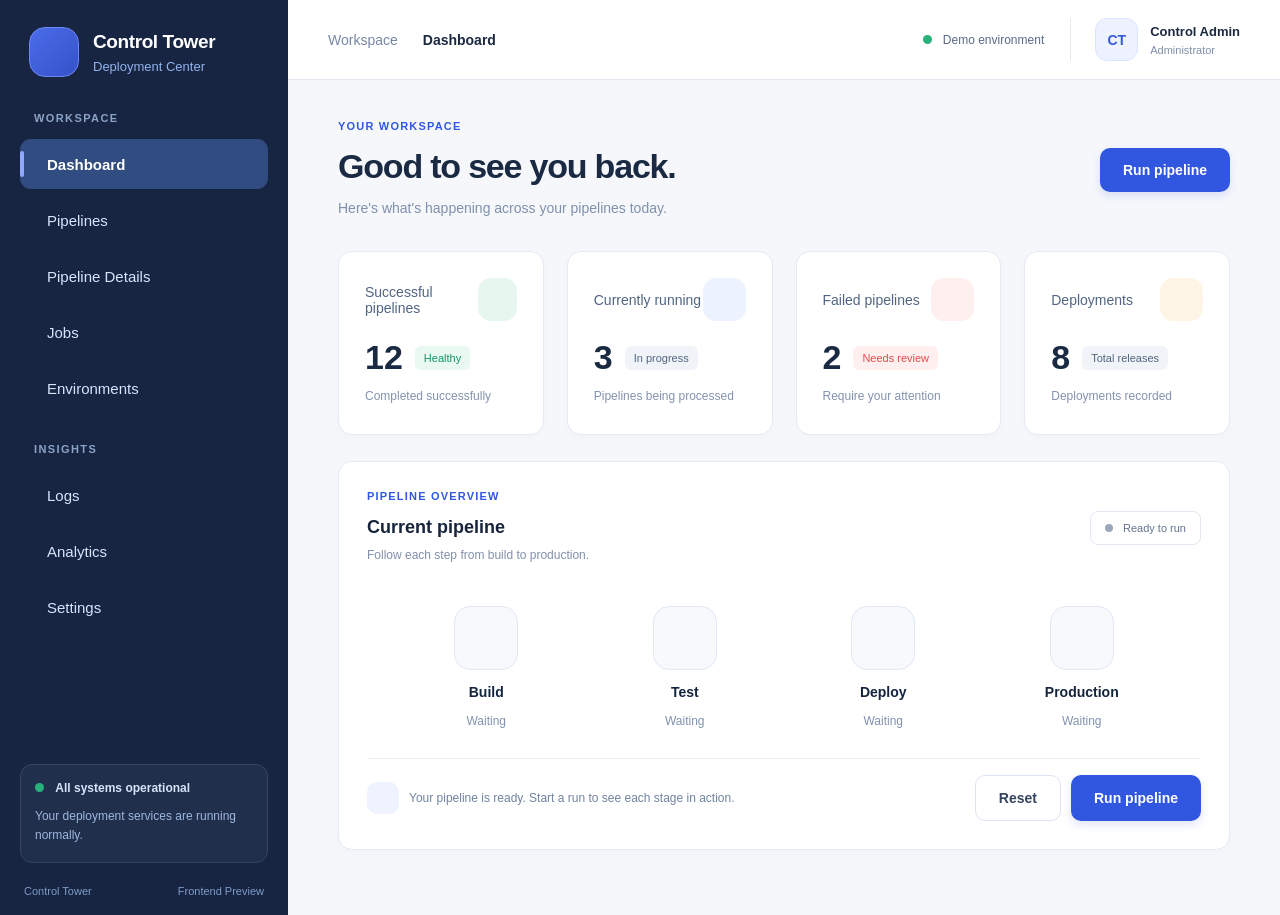
<file: pipeline/index.html>
<!DOCTYPE html>
<html lang="en">
<head>
    <meta charset="UTF-8">
    <meta name="viewport" content="width=device-width, initial-scale=1.0">
    <title>Control Tower | Dashboard</title>
    <link rel="stylesheet" href="style.css">
</head>
<body>
    <div class="app">

        <aside class="sidebar">
            <a class="brand" href="index.html">
                <span class="brand-icon"></span>
                <span>
                    <b>Control Tower</b>
                    <small>Deployment Center</small>
                </span>
            </a>

            <nav>
                <p class="nav-label">WORKSPACE</p>

                <a class="nav-link active" href="index.html">Dashboard</a>
                <a class="nav-link" href="pipelines.html">Pipelines</a>
                <a class="nav-link" href="pipeline-details.html">Pipeline Details</a>
                <a class="nav-link" href="jobs.html">Jobs</a>
                <a class="nav-link" href="environments.html">Environments</a>

                <p class="nav-label">INSIGHTS</p>

                <a class="nav-link" href="logs.html">Logs</a>
                <a class="nav-link" href="analytics.html">Analytics</a>
                <a class="nav-link" href="settings.html">Settings</a>
            </nav>

            <div class="system-card">
                <span class="green-dot"></span>
                <b>All systems operational</b>
                <p>Your deployment services are running normally.</p>
            </div>

            <div class="sidebar-footer">
                <span>Control Tower</span>
                <span>Frontend Preview</span>
            </div>
        </aside>

        <main class="main">

            <header class="topbar">
                <div>
                    <span>Workspace</span>
                    <b>Dashboard</b>
                </div>

                <div class="top-right">
                    <span class="demo">
                        <i></i>
                        Demo environment
                    </span>

                    <div class="admin">
                        <span class="avatar">CT</span>
                        <div>
                            <b>Control Admin</b>
                            <small>Administrator</small>
                        </div>
                    </div>
                </div>
            </header>

            <section class="content">

                <div class="welcome">
                    <div>
                        <p class="eyebrow">YOUR WORKSPACE</p>
                        <h1>Good to see you back.</h1>
                        <p class="muted">
                            Here's what's happening across your pipelines today.
                        </p>
                    </div>

                    <button class="primary" id="runPipeline">
                        Run pipeline
                    </button>
                </div>

                <div class="stats-grid">

                    <article class="stat-card">
                        <div class="stat-title">
                            Successful pipelines
                            <span class="stat-icon success"></span>
                        </div>

                        <div class="stat-number">
                            12
                            <span class="pill green">Healthy</span>
                        </div>

                        <p>Completed successfully</p>
                    </article>

                    <article class="stat-card">
                        <div class="stat-title">
                            Currently running
                            <span class="stat-icon blue"></span>
                        </div>

                        <div class="stat-number">
                            3
                            <span class="pill">In progress</span>
                        </div>

                        <p>Pipelines being processed</p>
                    </article>

                    <article class="stat-card">
                        <div class="stat-title">
                            Failed pipelines
                            <span class="stat-icon red"></span>
                        </div>

                        <div class="stat-number">
                            2
                            <span class="pill danger">Needs review</span>
                        </div>

                        <p>Require your attention</p>
                    </article>

                    <article class="stat-card">
                        <div class="stat-title">
                            Deployments
                            <span class="stat-icon yellow"></span>
                        </div>

                        <div class="stat-number">
                            8
                            <span class="pill">Total releases</span>
                        </div>

                        <p>Deployments recorded</p>
                    </article>

                </div>

                <section class="panel pipeline-overview">

                    <div class="panel-head">
                        <div>
                            <p class="eyebrow">PIPELINE OVERVIEW</p>
                            <h2>Current pipeline</h2>
                            <p class="muted">
                                Follow each step from build to production.
                            </p>
                        </div>

                        <span class="status-badge">
                            <i></i>
                            Ready to run
                        </span>
                    </div>

                    <div class="stages" id="stages">

                        <div class="stage">
                            <span class="stage-icon"></span>
                            <b>Build</b>
                            <small>Waiting</small>
                        </div>

                        <div class="stage">
                            <span class="stage-icon"></span>
                            <b>Test</b>
                            <small>Waiting</small>
                        </div>

                        <div class="stage">
                            <span class="stage-icon"></span>
                            <b>Deploy</b>
                            <small>Waiting</small>
                        </div>

                        <div class="stage">
                            <span class="stage-icon"></span>
                            <b>Production</b>
                            <small>Waiting</small>
                        </div>

                    </div>

                    <div class="panel-bottom">
                        <span class="mini-square"></span>

                        <p id="pipelineMessage">
                            Your pipeline is ready. Start a run to see each stage in action.
                        </p>

                        <div class="bottom-actions">
                            <button class="secondary" id="resetPipeline">
                                Reset
                            </button>

                            <button class="primary" id="runPipelineBottom">
                                Run pipeline
                            </button>
                        </div>
                    </div>

                </section>

            </section>
        </main>
    </div>

    <script src="script.js"></script>
</body>
</html>
</file>
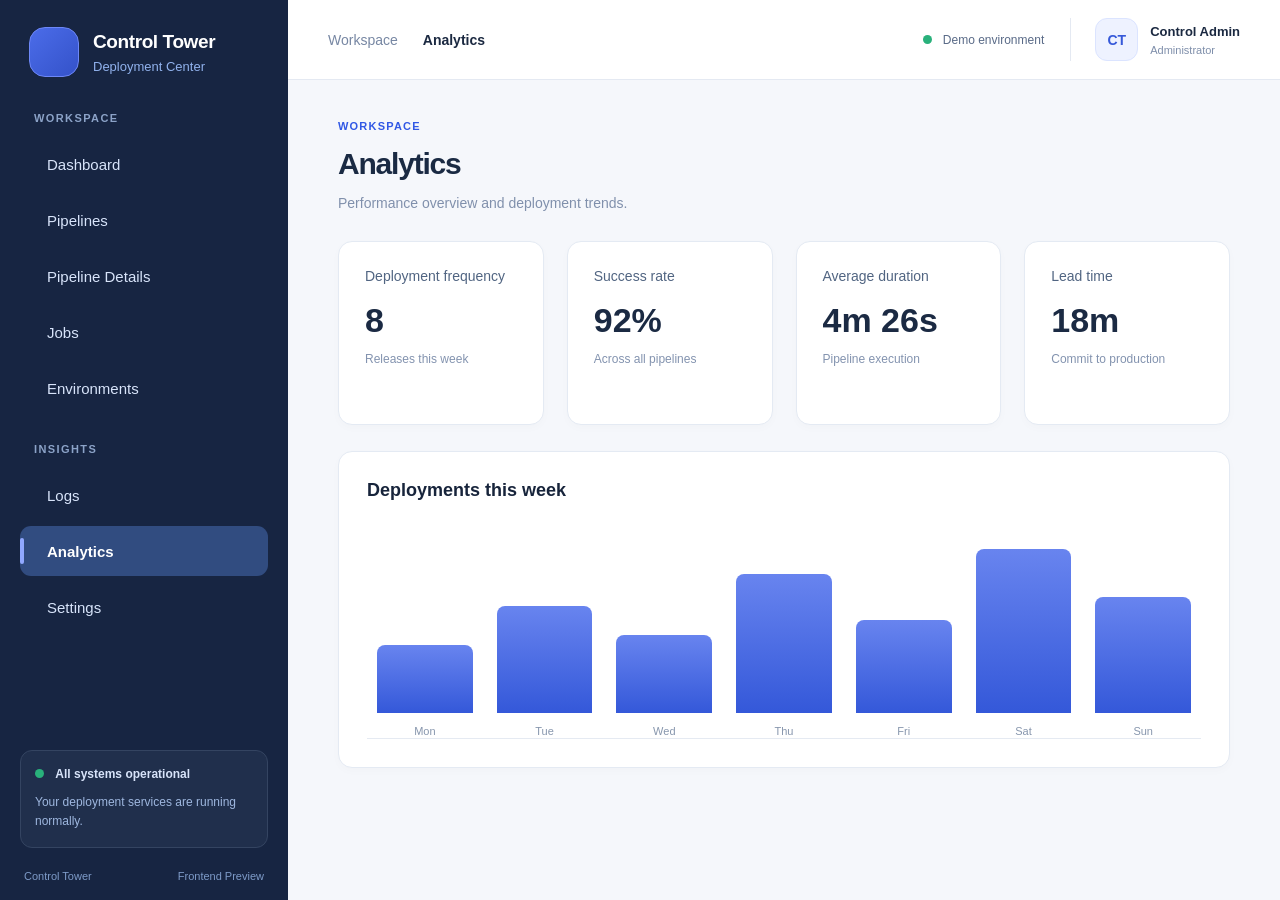
<file: pipeline/analytics.html>
<!doctype html>
<html lang="en">

<head>
    <meta charset="UTF-8">
    <meta name="viewport" content="width=device-width, initial-scale=1.0">
    <title>Control Tower | Analytics</title>

    <link rel="stylesheet" href="style.css">
</head>

<body>

    <div class="app">

        <!-- Sidebar -->
        <aside class="sidebar">

            <a class="brand" href="index.html">
                <span class="brand-icon"></span>

                <span>
                    <b>Control Tower</b>
                    <small>Deployment Center</small>
                </span>
            </a>

            <nav>

                <p class="nav-label">WORKSPACE</p>

                <a class="nav-link" href="index.html">Dashboard</a>
                <a class="nav-link" href="pipelines.html">Pipelines</a>
                <a class="nav-link" href="pipeline-details.html">Pipeline Details</a>
                <a class="nav-link" href="jobs.html">Jobs</a>
                <a class="nav-link" href="environments.html">Environments</a>

                <p class="nav-label">INSIGHTS</p>

                <a class="nav-link" href="logs.html">Logs</a>
                <a class="nav-link" href="analytics.html">Analytics</a>
                <a class="nav-link" href="settings.html">Settings</a>

            </nav>

            <div class="system-card">
                <span class="green-dot"></span>
                <b>All systems operational</b>

                <p>
                    Your deployment services are running normally.
                </p>
            </div>

            <div class="sidebar-footer">
                <span>Control Tower</span>
                <span>Frontend Preview</span>
            </div>

        </aside>

        <!-- Main Content -->
        <main class="main">

            <!-- Top Navigation -->
            <header class="topbar">

                <div>
                    <span>Workspace</span>
                    <b>Analytics</b>
                </div>

                <div class="top-right">

                    <span class="demo">
                        <i></i>
                        Demo environment
                    </span>

                    <div class="admin">

                        <span class="avatar">CT</span>

                        <div>
                            <b>Control Admin</b>
                            <small>Administrator</small>
                        </div>

                    </div>

                </div>

            </header>

            <!-- Analytics Content -->
            <section class="content">

                <!-- Page Heading -->
                <div class="welcome page-welcome">

                    <div>
                        <p class="eyebrow">WORKSPACE</p>

                        <h1>Analytics</h1>

                        <p class="muted">
                            Performance overview and deployment trends.
                        </p>
                    </div>

                </div>

                <!-- Statistics Cards -->
                <div class="stats-grid">

                    <article class="stat-card">

                        <div class="stat-title">
                            Deployment frequency
                        </div>

                        <div class="stat-number">
                            8
                        </div>

                        <p>Releases this week</p>

                    </article>

                    <article class="stat-card">

                        <div class="stat-title">
                            Success rate
                        </div>

                        <div class="stat-number">
                            92%
                        </div>

                        <p>Across all pipelines</p>

                    </article>

                    <article class="stat-card">

                        <div class="stat-title">
                            Average duration
                        </div>

                        <div class="stat-number">
                            4m 26s
                        </div>

                        <p>Pipeline execution</p>

                    </article>

                    <article class="stat-card">

                        <div class="stat-title">
                            Lead time
                        </div>

                        <div class="stat-number">
                            18m
                        </div>

                        <p>Commit to production</p>

                    </article>

                </div>

                <!-- Deployment Chart -->
                <div class="panel">

                    <h2>Deployments this week</h2>

                    <div class="chart">

                        <div class="bar" style="height: 38%">
                            <label>Mon</label>
                        </div>

                        <div class="bar" style="height: 60%">
                            <label>Tue</label>
                        </div>

                        <div class="bar" style="height: 44%">
                            <label>Wed</label>
                        </div>

                        <div class="bar" style="height: 78%">
                            <label>Thu</label>
                        </div>

                        <div class="bar" style="height: 52%">
                            <label>Fri</label>
                        </div>

                        <div class="bar" style="height: 92%">
                            <label>Sat</label>
                        </div>

                        <div class="bar" style="height: 65%">
                            <label>Sun</label>
                        </div>

                    </div>

                </div>

            </section>

        </main>

    </div>

    <script src="script.js"></script>

</body>

</html>
</file>
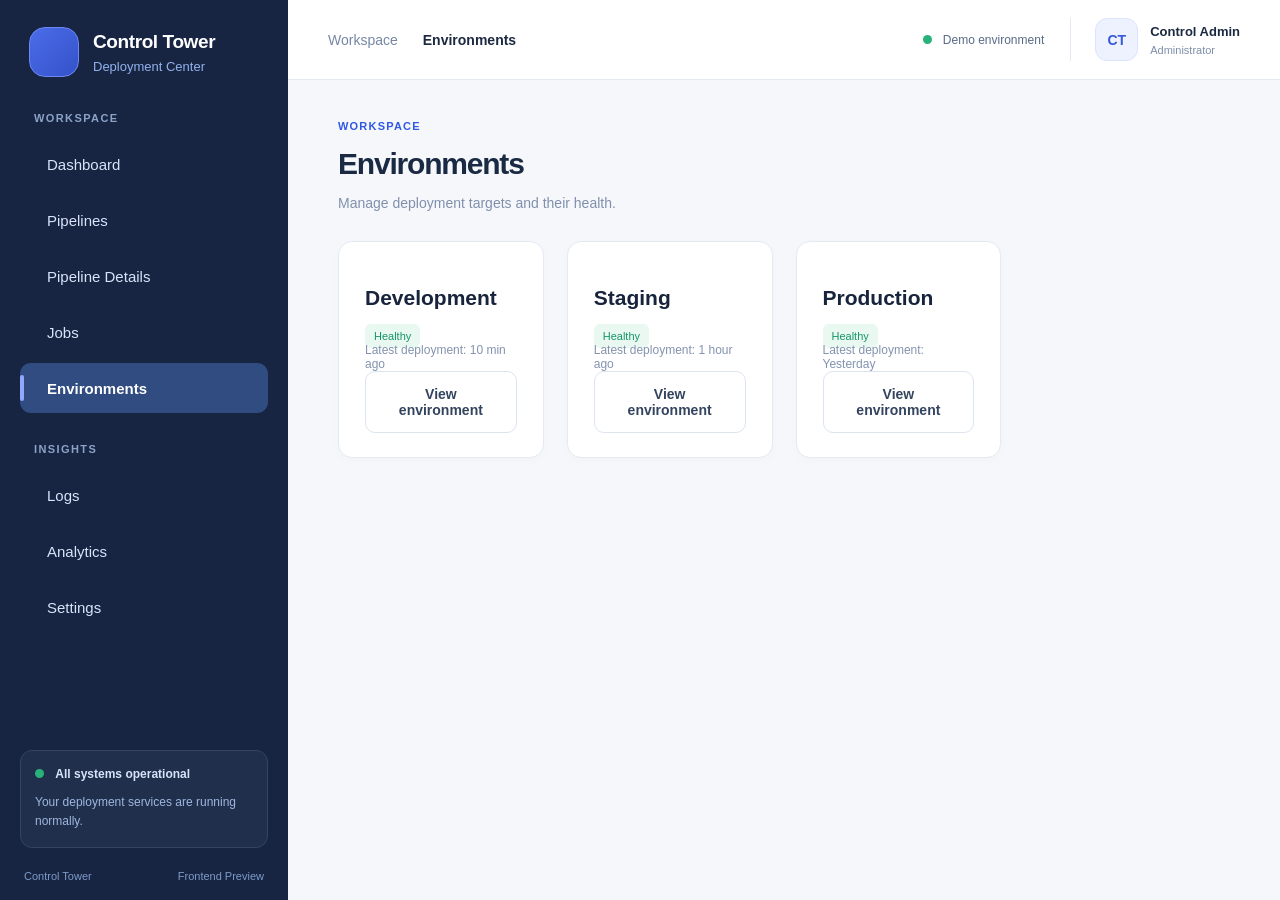
<file: pipeline/environments.html>
<!DOCTYPE html>
<html lang="en">
<head>
    <meta charset="UTF-8">
    <meta name="viewport" content="width=device-width, initial-scale=1.0">
    <title>Control Tower | Environments</title>
    <link rel="stylesheet" href="style.css">
</head>

<body>
    <div class="app">

        <!-- Sidebar -->
        <aside class="sidebar">

            <a class="brand" href="index.html">
                <span class="brand-icon"></span>

                <span>
                    <b>Control Tower</b>
                    <small>Deployment Center</small>
                </span>
            </a>

            <nav>
                <p class="nav-label">WORKSPACE</p>

                <a class="nav-link" href="index.html">Dashboard</a>
                <a class="nav-link" href="pipelines.html">Pipelines</a>
                <a class="nav-link" href="pipeline-details.html">Pipeline Details</a>
                <a class="nav-link" href="jobs.html">Jobs</a>
                <a class="nav-link" href="environments.html">Environments</a>

                <p class="nav-label">INSIGHTS</p>

                <a class="nav-link" href="logs.html">Logs</a>
                <a class="nav-link" href="analytics.html">Analytics</a>
                <a class="nav-link" href="settings.html">Settings</a>
            </nav>

            <div class="system-card">
                <span class="green-dot"></span>
                <b>All systems operational</b>

                <p>
                    Your deployment services are running normally.
                </p>
            </div>

            <div class="sidebar-footer">
                <span>Control Tower</span>
                <span>Frontend Preview</span>
            </div>

        </aside>

        <!-- Main Content -->
        <main class="main">

            <!-- Top Header -->
            <header class="topbar">

                <div>
                    <span>Workspace</span>
                    <b>Environments</b>
                </div>

                <div class="top-right">

                    <span class="demo">
                        <i></i>
                        Demo environment
                    </span>

                    <div class="admin">

                        <span class="avatar">CT</span>

                        <div>
                            <b>Control Admin</b>
                            <small>Administrator</small>
                        </div>

                    </div>

                </div>

            </header>

            <!-- Page Content -->
            <section class="content">

                <div class="welcome page-welcome">

                    <div>
                        <p class="eyebrow">WORKSPACE</p>

                        <h1>Environments</h1>

                        <p class="muted">
                            Manage deployment targets and their health.
                        </p>
                    </div>

                </div>

                <!-- Environment Cards -->
                <div class="stats-grid">

                    <!-- Development -->
                    <article class="stat-card">

                        <h2>Development</h2>

                        <span class="pill green">
                            Healthy
                        </span>

                        <p>
                            Latest deployment: 10 min ago
                        </p>

                        <button class="secondary">
                            View environment
                        </button>

                    </article>

                    <!-- Staging -->
                    <article class="stat-card">

                        <h2>Staging</h2>

                        <span class="pill green">
                            Healthy
                        </span>

                        <p>
                            Latest deployment: 1 hour ago
                        </p>

                        <button class="secondary">
                            View environment
                        </button>

                    </article>

                    <!-- Production -->
                    <article class="stat-card">

                        <h2>Production</h2>

                        <span class="pill green">
                            Healthy
                        </span>

                        <p>
                            Latest deployment: Yesterday
                        </p>

                        <button class="secondary">
                            View environment
                        </button>

                    </article>

                </div>

            </section>

        </main>

    </div>

    <script src="script.js"></script>
</body>
</html>
</file>
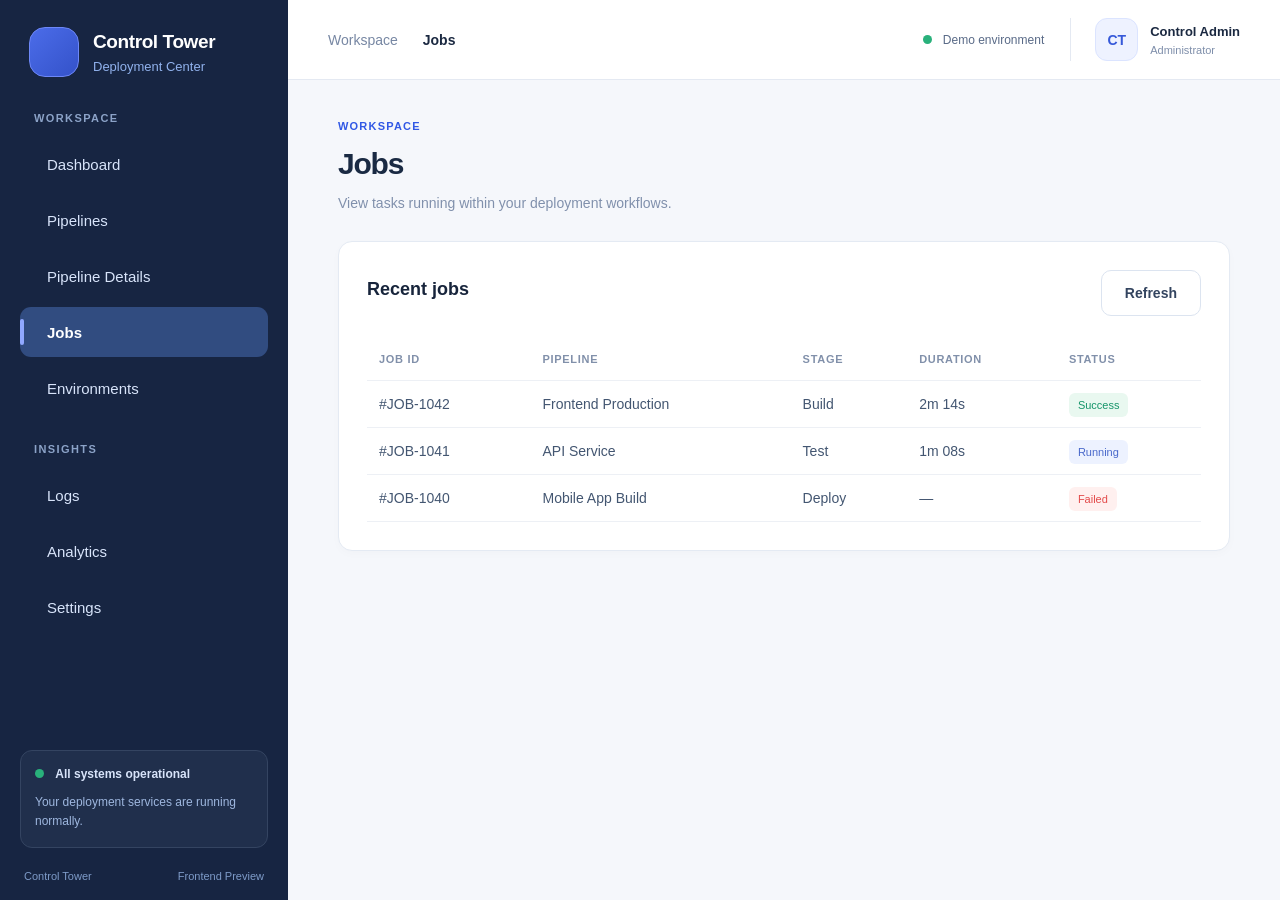
<file: pipeline/jobs.html>
<!DOCTYPE html>
<html lang="en">

<head>
    <meta charset="UTF-8">
    <meta name="viewport" content="width=device-width, initial-scale=1.0">
    <title>Control Tower | Jobs</title>
    <link rel="stylesheet" href="style.css">
</head>

<body>

    <div class="app">

        <!-- Sidebar -->
        <aside class="sidebar">

            <a class="brand" href="index.html">
                <span class="brand-icon"></span>

                <span>
                    <b>Control Tower</b>
                    <small>Deployment Center</small>
                </span>
            </a>

            <nav>

                <p class="nav-label">WORKSPACE</p>

                <a class="nav-link" href="index.html">Dashboard</a>
                <a class="nav-link" href="pipelines.html">Pipelines</a>
                <a class="nav-link" href="pipeline-details.html">Pipeline Details</a>
                <a class="nav-link" href="jobs.html">Jobs</a>
                <a class="nav-link" href="environments.html">Environments</a>

                <p class="nav-label">INSIGHTS</p>

                <a class="nav-link" href="logs.html">Logs</a>
                <a class="nav-link" href="analytics.html">Analytics</a>
                <a class="nav-link" href="settings.html">Settings</a>

            </nav>

            <!-- System Status -->
            <div class="system-card">

                <span class="green-dot"></span>
                <b>All systems operational</b>

                <p>
                    Your deployment services are running normally.
                </p>

            </div>

            <!-- Sidebar Footer -->
            <div class="sidebar-footer">

                <span>Control Tower</span>
                <span>Frontend Preview</span>

            </div>

        </aside>

        <!-- Main Content -->
        <main class="main">

            <!-- Top Header -->
            <header class="topbar">

                <div>
                    <span>Workspace</span>
                    <b>Jobs</b>
                </div>

                <div class="top-right">

                    <span class="demo">
                        <i></i>
                        Demo environment
                    </span>

                    <div class="admin">

                        <span class="avatar">CT</span>

                        <div>
                            <b>Control Admin</b>
                            <small>Administrator</small>
                        </div>

                    </div>

                </div>

            </header>

            <!-- Page Content -->
            <section class="content">

                <!-- Welcome Section -->
                <div class="welcome page-welcome">

                    <div>
                        <p class="eyebrow">WORKSPACE</p>

                        <h1>Jobs</h1>

                        <p class="muted">
                            View tasks running within your deployment workflows.
                        </p>
                    </div>

                </div>

                <!-- Recent Jobs Panel -->
                <div class="panel">

                    <div class="table-head">

                        <h2>Recent jobs</h2>

                        <button class="secondary" id="refreshJobs">
                            Refresh
                        </button>

                    </div>

                    <!-- Jobs Table -->
                    <div class="table-wrap">

                        <table>

                            <thead>
                                <tr>
                                    <th>Job ID</th>
                                    <th>Pipeline</th>
                                    <th>Stage</th>
                                    <th>Duration</th>
                                    <th>Status</th>
                                </tr>
                            </thead>

                            <tbody>

                                <!-- Job 1 -->
                                <tr>
                                    <td>#JOB-1042</td>
                                    <td>Frontend Production</td>
                                    <td>Build</td>
                                    <td>2m 14s</td>
                                    <td>
                                        <span class="pill green">
                                            Success
                                        </span>
                                    </td>
                                </tr>

                                <!-- Job 2 -->
                                <tr>
                                    <td>#JOB-1041</td>
                                    <td>API Service</td>
                                    <td>Test</td>
                                    <td>1m 08s</td>
                                    <td>
                                        <span class="pill blue">
                                            Running
                                        </span>
                                    </td>
                                </tr>

                                <!-- Job 3 -->
                                <tr>
                                    <td>#JOB-1040</td>
                                    <td>Mobile App Build</td>
                                    <td>Deploy</td>
                                    <td>—</td>
                                    <td>
                                        <span class="pill danger">
                                            Failed
                                        </span>
                                    </td>
                                </tr>

                            </tbody>

                        </table>

                    </div>

                </div>

            </section>

        </main>

    </div>

    <!-- JavaScript -->
    <script src="script.js"></script>

</body>
</html>
</file>
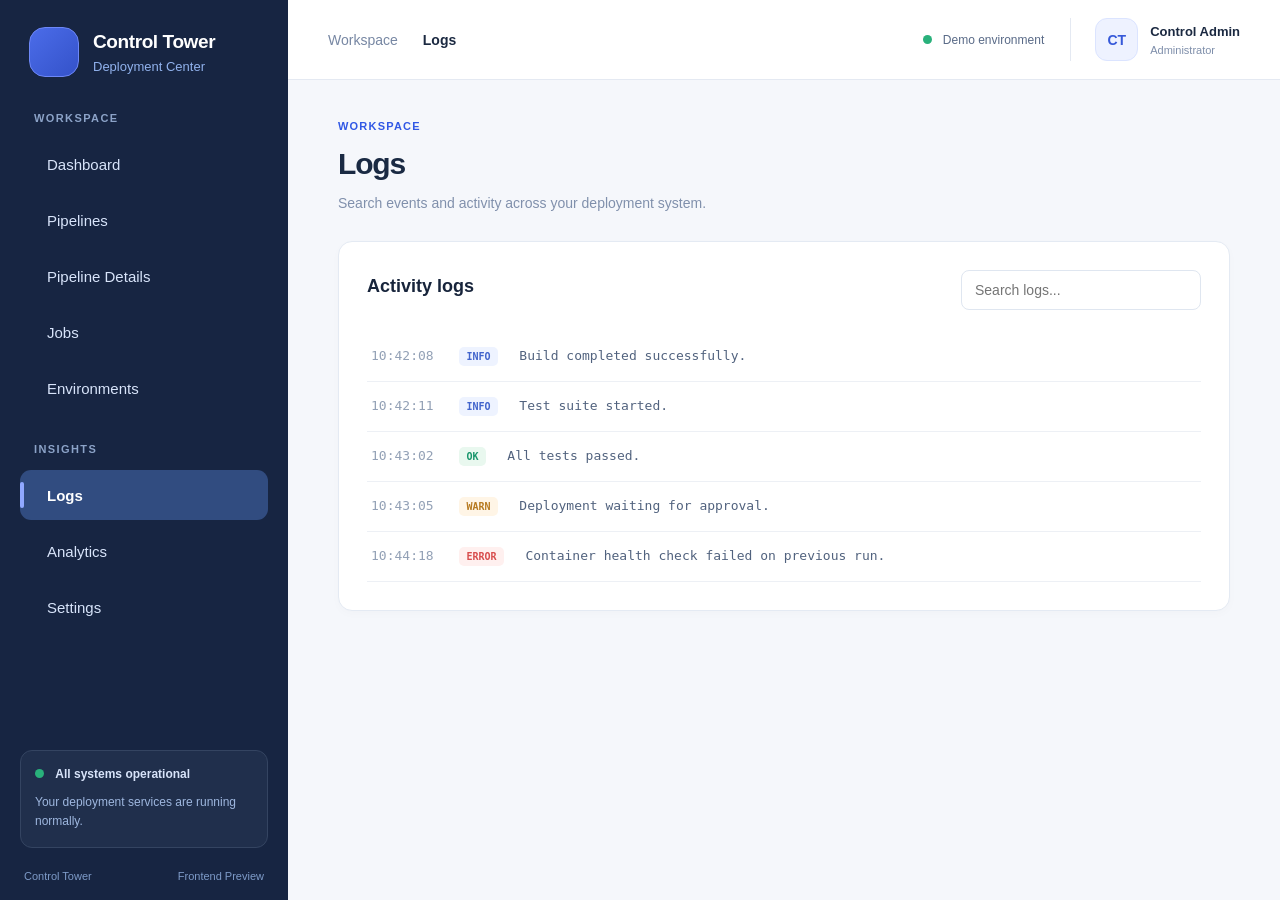
<file: pipeline/logs.html>
<!DOCTYPE html>
<html lang="en">

<head>
    <meta charset="UTF-8">
    <meta name="viewport" content="width=device-width, initial-scale=1.0">
    <title>Control Tower | Logs</title>
    <link rel="stylesheet" href="style.css">
</head>

<body>

    <div class="app">

        <!-- Sidebar -->
        <aside class="sidebar">

            <a class="brand" href="index.html">
                <span class="brand-icon"></span>

                <span>
                    <b>Control Tower</b>
                    <small>Deployment Center</small>
                </span>
            </a>

            <nav>

                <p class="nav-label">WORKSPACE</p>

                <a class="nav-link" href="index.html">Dashboard</a>
                <a class="nav-link" href="pipelines.html">Pipelines</a>
                <a class="nav-link" href="pipeline-details.html">Pipeline Details</a>
                <a class="nav-link" href="jobs.html">Jobs</a>
                <a class="nav-link" href="environments.html">Environments</a>

                <p class="nav-label">INSIGHTS</p>

                <a class="nav-link" href="logs.html">Logs</a>
                <a class="nav-link" href="analytics.html">Analytics</a>
                <a class="nav-link" href="settings.html">Settings</a>

            </nav>

            <!-- System Status -->
            <div class="system-card">

                <span class="green-dot"></span>
                <b>All systems operational</b>

                <p>
                    Your deployment services are running normally.
                </p>

            </div>

            <!-- Sidebar Footer -->
            <div class="sidebar-footer">
                <span>Control Tower</span>
                <span>Frontend Preview</span>
            </div>

        </aside>

        <!-- Main Content -->
        <main class="main">

            <!-- Top Header -->
            <header class="topbar">

                <div>
                    <span>Workspace</span>
                    <b>Logs</b>
                </div>

                <div class="top-right">

                    <span class="demo">
                        <i></i>
                        Demo environment
                    </span>

                    <div class="admin">

                        <span class="avatar">CT</span>

                        <div>
                            <b>Control Admin</b>
                            <small>Administrator</small>
                        </div>

                    </div>

                </div>

            </header>

            <!-- Page Content -->
            <section class="content">

                <!-- Welcome Section -->
                <div class="welcome page-welcome">

                    <div>
                        <p class="eyebrow">WORKSPACE</p>

                        <h1>Logs</h1>

                        <p class="muted">
                            Search events and activity across your deployment system.
                        </p>
                    </div>

                </div>

                <!-- Activity Logs Panel -->
                <div class="panel">

                    <div class="table-head">

                        <h2>Activity logs</h2>

                        <input
                            id="logSearch"
                            placeholder="Search logs..."
                        >

                    </div>

                    <!-- Log List -->
                    <div class="log-list" id="logList">

                        <p>
                            <time>10:42:08</time>
                            <span class="log-level info">INFO</span>
                            Build completed successfully.
                        </p>

                        <p>
                            <time>10:42:11</time>
                            <span class="log-level info">INFO</span>
                            Test suite started.
                        </p>

                        <p>
                            <time>10:43:02</time>
                            <span class="log-level success">OK</span>
                            All tests passed.
                        </p>

                        <p>
                            <time>10:43:05</time>
                            <span class="log-level warning">WARN</span>
                            Deployment waiting for approval.
                        </p>

                        <p>
                            <time>10:44:18</time>
                            <span class="log-level error">ERROR</span>
                            Container health check failed on previous run.
                        </p>

                    </div>

                </div>

            </section>

        </main>

    </div>

    <!-- JavaScript -->
    <script src="script.js"></script>

</body>
</html>
</file>
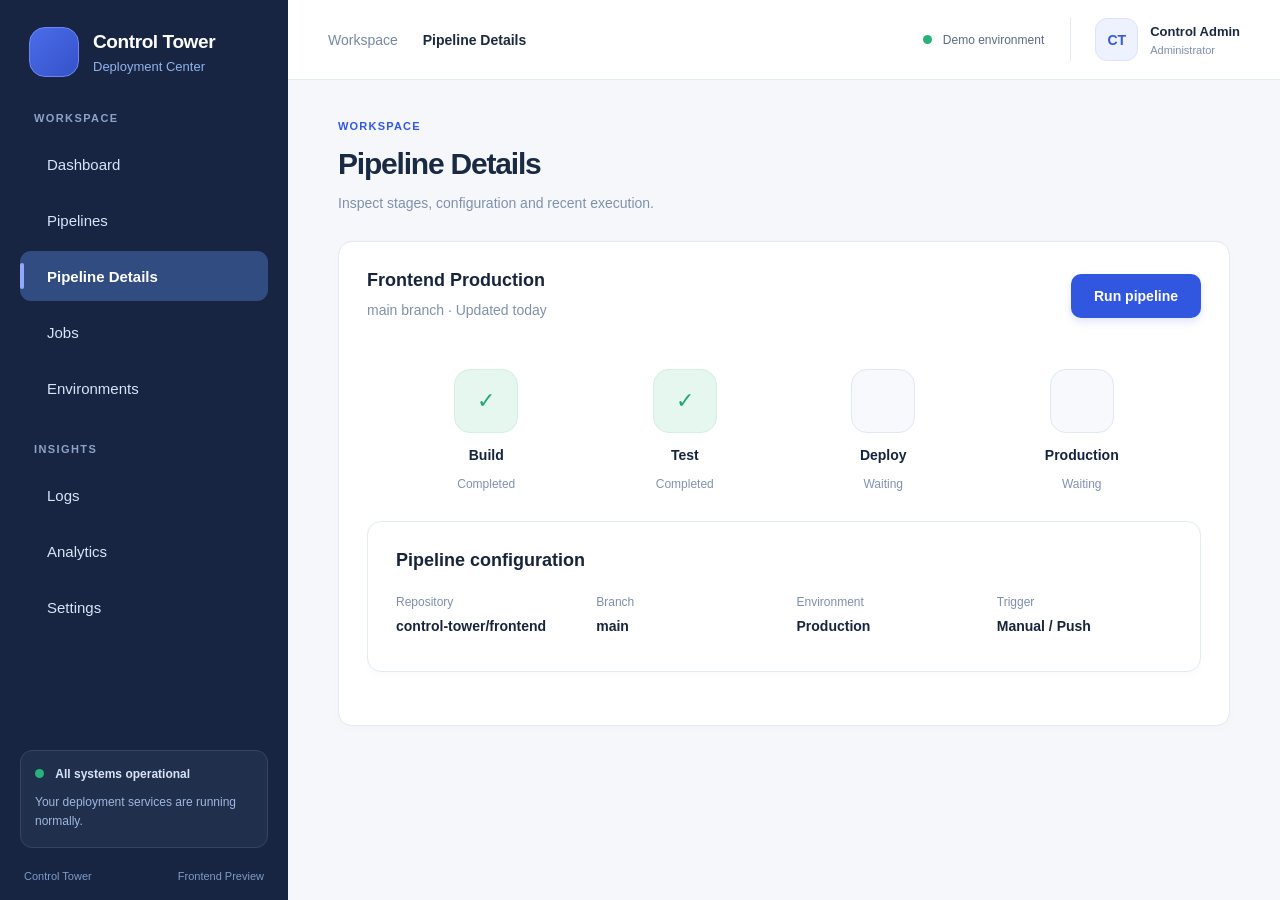
<file: pipeline/pipeline-details.html>
<!DOCTYPE html>
<html lang="en">

<head>
    <meta charset="UTF-8">
    <meta name="viewport" content="width=device-width, initial-scale=1.0">
    <title>Control Tower | Pipeline Details</title>
    <link rel="stylesheet" href="style.css">
</head>

<body>

    <div class="app">

        <!-- Sidebar -->
        <aside class="sidebar">

            <a class="brand" href="index.html">
                <span class="brand-icon"></span>

                <span>
                    <b>Control Tower</b>
                    <small>Deployment Center</small>
                </span>
            </a>

            <nav>

                <p class="nav-label">WORKSPACE</p>

                <a class="nav-link" href="index.html">Dashboard</a>
                <a class="nav-link" href="pipelines.html">Pipelines</a>
                <a class="nav-link" href="pipeline-details.html">Pipeline Details</a>
                <a class="nav-link" href="jobs.html">Jobs</a>
                <a class="nav-link" href="environments.html">Environments</a>

                <p class="nav-label">INSIGHTS</p>

                <a class="nav-link" href="logs.html">Logs</a>
                <a class="nav-link" href="analytics.html">Analytics</a>
                <a class="nav-link" href="settings.html">Settings</a>

            </nav>

            <!-- System Status -->
            <div class="system-card">

                <span class="green-dot"></span>
                <b>All systems operational</b>

                <p>
                    Your deployment services are running normally.
                </p>

            </div>

            <!-- Sidebar Footer -->
            <div class="sidebar-footer">

                <span>Control Tower</span>
                <span>Frontend Preview</span>

            </div>

        </aside>

        <!-- Main Content -->
        <main class="main">

            <!-- Top Header -->
            <header class="topbar">

                <div>
                    <span>Workspace</span>
                    <b>Pipeline Details</b>
                </div>

                <div class="top-right">

                    <span class="demo">
                        <i></i>
                        Demo environment
                    </span>

                    <div class="admin">

                        <span class="avatar">CT</span>

                        <div>
                            <b>Control Admin</b>
                            <small>Administrator</small>
                        </div>

                    </div>

                </div>

            </header>

            <!-- Page Content -->
            <section class="content">

                <!-- Welcome Section -->
                <div class="welcome page-welcome">

                    <div>
                        <p class="eyebrow">WORKSPACE</p>

                        <h1>Pipeline Details</h1>

                        <p class="muted">
                            Inspect stages, configuration and recent execution.
                        </p>
                    </div>

                </div>

                <!-- Pipeline Details Panel -->
                <div class="panel">

                    <div class="table-head">

                        <div>
                            <h2>Frontend Production</h2>

                            <p class="muted">
                                main branch · Updated today
                            </p>
                        </div>

                        <button class="primary" id="runPipeline">
                            Run pipeline
                        </button>

                    </div>

                    <!-- Pipeline Stages -->
                    <div class="stages detail-stages">

                        <div class="stage complete">

                            <span class="stage-icon">✓</span>

                            <b>Build</b>

                            <small>Completed</small>

                        </div>

                        <div class="stage complete">

                            <span class="stage-icon">✓</span>

                            <b>Test</b>

                            <small>Completed</small>

                        </div>

                        <div class="stage">

                            <span class="stage-icon"></span>

                            <b>Deploy</b>

                            <small>Waiting</small>

                        </div>

                        <div class="stage">

                            <span class="stage-icon"></span>

                            <b>Production</b>

                            <small>Waiting</small>

                        </div>

                    </div>

                    <!-- Pipeline Configuration -->
                    <div class="panel">

                        <h2>Pipeline configuration</h2>

                        <div class="detail-grid">

                            <div>
                                <label>Repository</label>
                                <p>control-tower/frontend</p>
                            </div>

                            <div>
                                <label>Branch</label>
                                <p>main</p>
                            </div>

                            <div>
                                <label>Environment</label>
                                <p>Production</p>
                            </div>

                            <div>
                                <label>Trigger</label>
                                <p>Manual / Push</p>
                            </div>

                        </div>

                    </div>

                </div>

            </section>

        </main>

    </div>

    <!-- JavaScript -->
    <script src="script.js"></script>

</body>
</html>
</file>
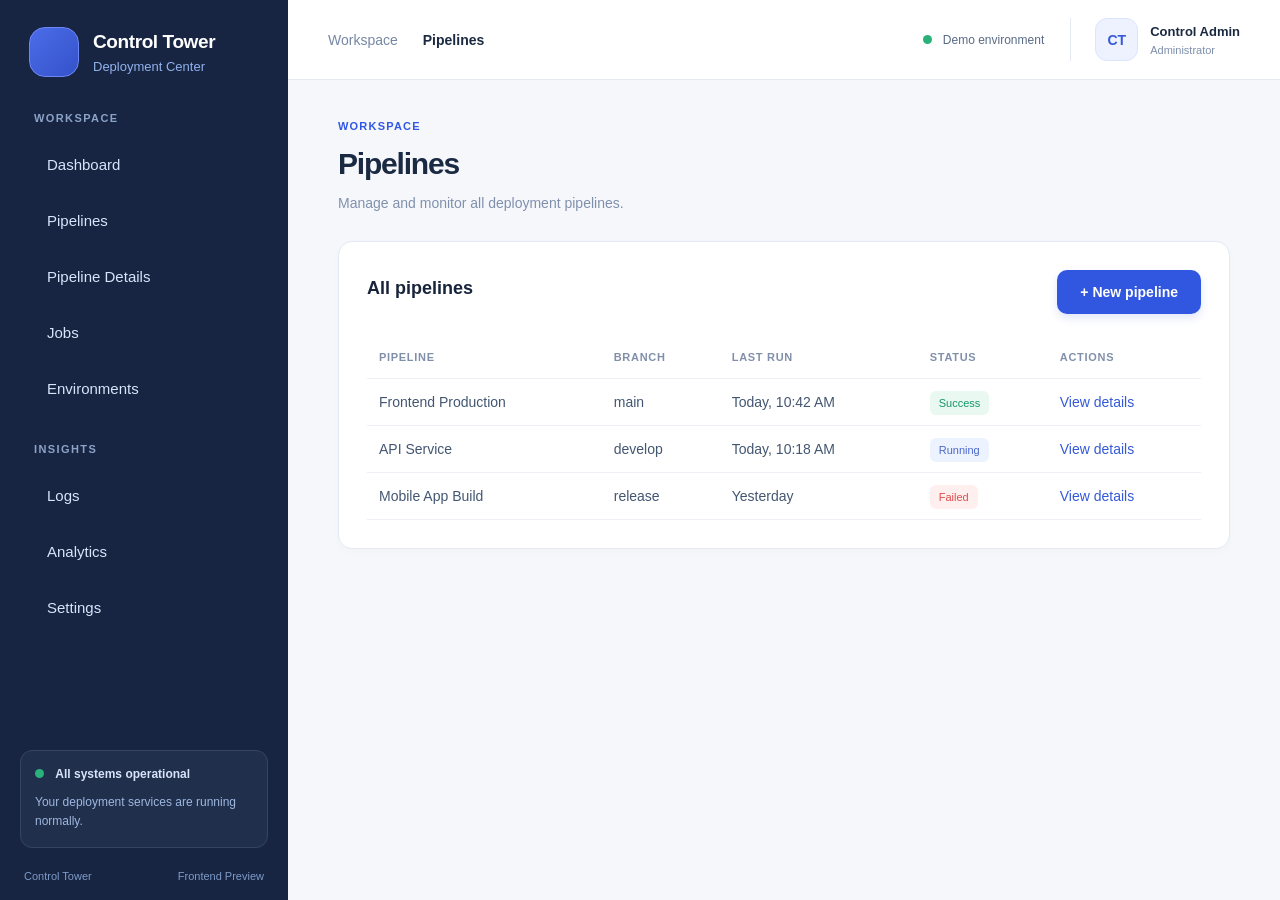
<file: pipeline/pipeline.html>
<!doctype html>
<html lang="en">
<head>
    <meta charset="UTF-8">
    <meta name="viewport" content="width=device-width, initial-scale=1.0">
    <title>Control Tower | Pipelines</title>
    <link rel="stylesheet" href="style.css">
</head>
<body>
    <div class="app">

        <aside class="sidebar">
            <a class="brand" href="index.html">
                <span class="brand-icon"></span>
                <span>
                    <b>Control Tower</b>
                    <small>Deployment Center</small>
                </span>
            </a>

            <nav>
                <p class="nav-label">WORKSPACE</p>

                <a class="nav-link" href="index.html">Dashboard</a>
                <a class="nav-link" href="pipelines.html">Pipelines</a>
                <a class="nav-link" href="pipeline-details.html">Pipeline Details</a>
                <a class="nav-link" href="jobs.html">Jobs</a>
                <a class="nav-link" href="environments.html">Environments</a>

                <p class="nav-label">INSIGHTS</p>

                <a class="nav-link" href="logs.html">Logs</a>
                <a class="nav-link" href="analytics.html">Analytics</a>
                <a class="nav-link" href="settings.html">Settings</a>
            </nav>

            <div class="system-card">
                <span class="green-dot"></span>
                <b>All systems operational</b>
                <p>Your deployment services are running normally.</p>
            </div>

            <div class="sidebar-footer">
                <span>Control Tower</span>
                <span>Frontend Preview</span>
            </div>
        </aside>

        <main class="main">

            <header class="topbar">
                <div>
                    <span>Workspace</span>
                    <b>Pipelines</b>
                </div>

                <div class="top-right">
                    <span class="demo">
                        <i></i>
                        Demo environment
                    </span>

                    <div class="admin">
                        <span class="avatar">CT</span>
                        <div>
                            <b>Control Admin</b>
                            <small>Administrator</small>
                        </div>
                    </div>
                </div>
            </header>

            <section class="content">

                <div class="welcome page-welcome">
                    <div>
                        <p class="eyebrow">WORKSPACE</p>
                        <h1>Pipelines</h1>
                        <p class="muted">
                            Manage and monitor all deployment pipelines.
                        </p>
                    </div>
                </div>

                <div class="panel">

                    <div class="table-head">
                        <h2>All pipelines</h2>
                        <button class="primary" id="newPipeline">
                            + New pipeline
                        </button>
                    </div>

                    <div class="table-wrap">
                        <table>
                            <thead>
                                <tr>
                                    <th>Pipeline</th>
                                    <th>Branch</th>
                                    <th>Last run</th>
                                    <th>Status</th>
                                    <th>Actions</th>
                                </tr>
                            </thead>

                            <tbody id="pipelineRows">

                                <tr>
                                    <td>Frontend Production</td>
                                    <td>main</td>
                                    <td>Today, 10:42 AM</td>
                                    <td>
                                        <span class="pill green">Success</span>
                                    </td>
                                    <td>
                                        <a href="pipeline-details.html">
                                            View details
                                        </a>
                                    </td>
                                </tr>

                                <tr>
                                    <td>API Service</td>
                                    <td>develop</td>
                                    <td>Today, 10:18 AM</td>
                                    <td>
                                        <span class="pill blue">Running</span>
                                    </td>
                                    <td>
                                        <a href="pipeline-details.html">
                                            View details
                                        </a>
                                    </td>
                                </tr>

                                <tr>
                                    <td>Mobile App Build</td>
                                    <td>release</td>
                                    <td>Yesterday</td>
                                    <td>
                                        <span class="pill danger">Failed</span>
                                    </td>
                                    <td>
                                        <a href="pipeline-details.html">
                                            View details
                                        </a>
                                    </td>
                                </tr>

                            </tbody>
                        </table>
                    </div>

                </div>
            </section>
        </main>
    </div>

    <script src="script.js"></script>
</body>
</html>
</file>
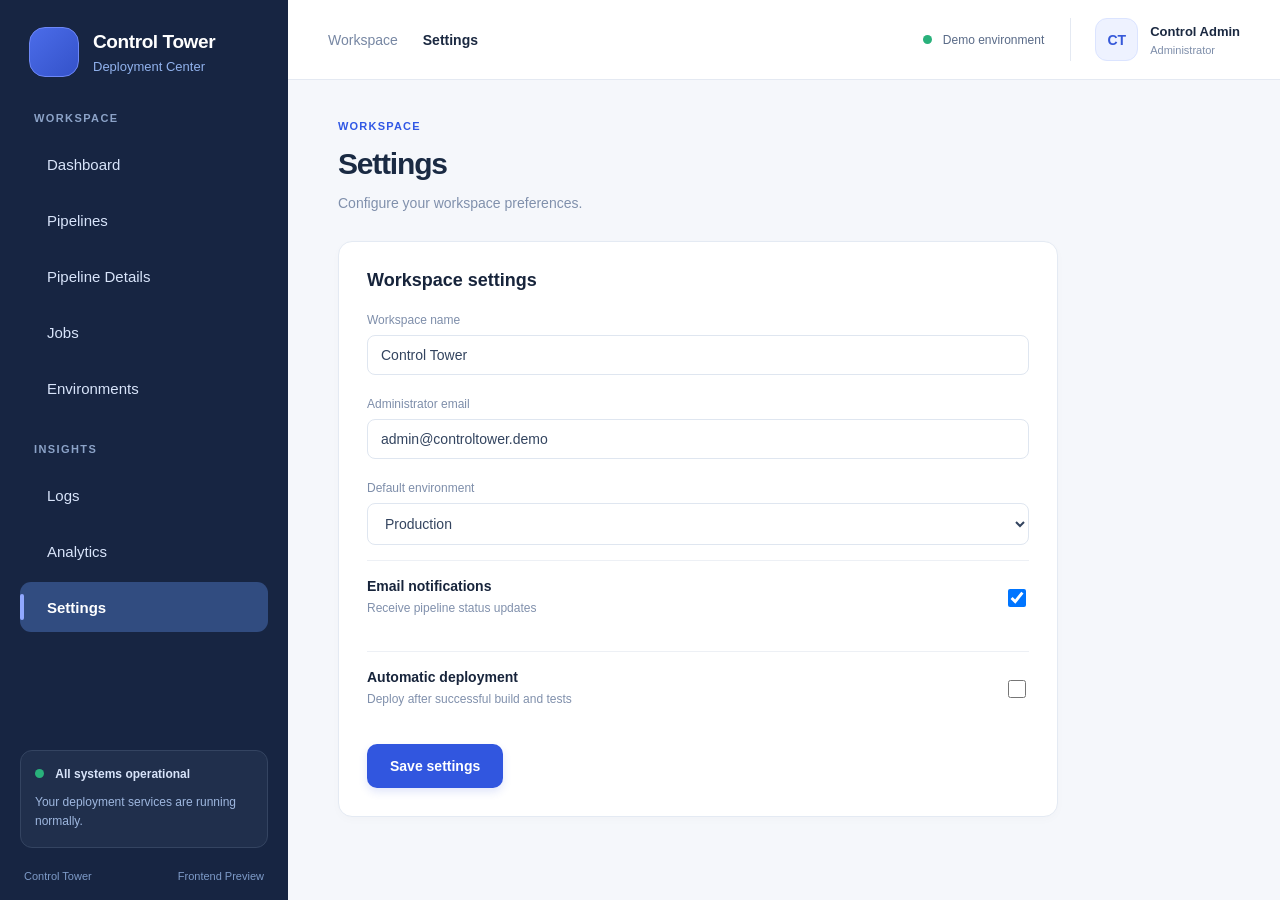
<file: pipeline/settings.html>
<!DOCTYPE html>
<html lang="en">

<head>
    <meta charset="UTF-8">
    <meta name="viewport" content="width=device-width, initial-scale=1.0">
    <title>Control Tower | Settings</title>
    <link rel="stylesheet" href="style.css">
</head>

<body>

    <div class="app">

        <!-- Sidebar -->
        <aside class="sidebar">

            <a class="brand" href="index.html">
                <span class="brand-icon"></span>

                <span>
                    <b>Control Tower</b>
                    <small>Deployment Center</small>
                </span>
            </a>

            <nav>

                <p class="nav-label">WORKSPACE</p>

                <a class="nav-link" href="index.html">Dashboard</a>
                <a class="nav-link" href="pipelines.html">Pipelines</a>
                <a class="nav-link" href="pipeline-details.html">Pipeline Details</a>
                <a class="nav-link" href="jobs.html">Jobs</a>
                <a class="nav-link" href="environments.html">Environments</a>

                <p class="nav-label">INSIGHTS</p>

                <a class="nav-link" href="logs.html">Logs</a>
                <a class="nav-link" href="analytics.html">Analytics</a>
                <a class="nav-link" href="settings.html">Settings</a>

            </nav>

            <!-- System Status -->
            <div class="system-card">

                <span class="green-dot"></span>
                <b>All systems operational</b>

                <p>
                    Your deployment services are running normally.
                </p>

            </div>

            <!-- Sidebar Footer -->
            <div class="sidebar-footer">

                <span>Control Tower</span>
                <span>Frontend Preview</span>

            </div>

        </aside>

        <!-- Main Content -->
        <main class="main">

            <!-- Top Header -->
            <header class="topbar">

                <div>
                    <span>Workspace</span>
                    <b>Settings</b>
                </div>

                <div class="top-right">

                    <span class="demo">
                        <i></i>
                        Demo environment
                    </span>

                    <div class="admin">

                        <span class="avatar">CT</span>

                        <div>
                            <b>Control Admin</b>
                            <small>Administrator</small>
                        </div>

                    </div>

                </div>

            </header>

            <!-- Page Content -->
            <section class="content">

                <!-- Welcome Section -->
                <div class="welcome page-welcome">

                    <div>
                        <p class="eyebrow">WORKSPACE</p>

                        <h1>Settings</h1>

                        <p class="muted">
                            Configure your workspace preferences.
                        </p>
                    </div>

                </div>

                <!-- Workspace Settings -->
                <div class="panel settings-panel">

                    <h2>Workspace settings</h2>

                    <!-- Workspace Name -->
                    <label>Workspace name</label>

                    <input value="Control Tower">

                    <!-- Administrator Email -->
                    <label>Administrator email</label>

                    <input value="admin@controltower.demo">

                    <!-- Default Environment -->
                    <label>Default environment</label>

                    <select>
                        <option>Development</option>
                        <option>Staging</option>
                        <option selected>Production</option>
                    </select>

                    <!-- Email Notifications -->
                    <div class="setting-row">

                        <div>
                            <b>Email notifications</b>

                            <p class="muted">
                                Receive pipeline status updates
                            </p>
                        </div>

                        <input type="checkbox" checked>

                    </div>

                    <!-- Automatic Deployment -->
                    <div class="setting-row">

                        <div>
                            <b>Automatic deployment</b>

                            <p class="muted">
                                Deploy after successful build and tests
                            </p>
                        </div>

                        <input type="checkbox">

                    </div>

                    <!-- Save Settings Button -->
                    <button class="primary" id="saveSettings">
                        Save settings
                    </button>

                </div>

            </section>

        </main>

    </div>

    <!-- JavaScript -->
    <script src="script.js"></script>

</body>
</html>
</file>
<file: pipeline/style.css>
/* =========================================
   GLOBAL STYLES
========================================= */

* {
    box-sizing: border-box;
}

body {
    margin: 0;
    font-family: Inter, Segoe UI, Arial, sans-serif;
    color: #17243b;
    background: #f5f7fb;
    font-size: 14px;
}

.app {
    min-height: 100vh;
    display: flex;
}


/* =========================================
   SIDEBAR
========================================= */

.sidebar {
    width: 288px;
    background: #172542;
    color: #d8e4fa;
    padding: 27px 20px 18px;
    display: flex;
    flex-direction: column;
    flex-shrink: 0;
    min-height: 100vh;
}

.brand {
    display: flex;
    align-items: center;
    gap: 14px;
    text-decoration: none;
    color: white;
    padding: 0 9px 32px;
}

.brand-icon {
    width: 50px;
    height: 50px;
    border-radius: 16px;
    background: linear-gradient(135deg, #4b6ce9, #3452c9);
    border: 1px solid #6d87f7;
    display: block;
}

.brand b {
    font-size: 19px;
    letter-spacing: -0.4px;
}

.brand small {
    display: block;
    color: #91b2ed;
    margin-top: 6px;
    font-size: 13px;
}

.nav-label {
    font-size: 11px;
    letter-spacing: 1.4px;
    color: #8ca3c8;
    font-weight: 700;
    margin: 3px 14px 15px;
}

.nav-link {
    height: 50px;
    display: flex;
    align-items: center;
    padding: 0 27px;
    margin: 0 0 6px;
    border-radius: 11px;
    color: #d8e4fa;
    text-decoration: none;
    font-size: 15px;
    position: relative;
}

.nav-link:hover {
    background: #26395c;
}

.nav-link.active {
    background: #314c80;
    color: white;
    font-weight: 600;
}

.nav-link.active:before {
    content: "";
    position: absolute;
    left: 0;
    top: 12px;
    bottom: 12px;
    width: 4px;
    border-radius: 4px;
    background: #90a8ff;
}

.nav-label:nth-of-type(2) {
    margin-top: 30px;
}


/* =========================================
   SIDEBAR STATUS AND FOOTER
========================================= */

.system-card {
    margin-top: auto;
    border: 1px solid #344461;
    background: #202f4c;
    border-radius: 12px;
    padding: 16px 14px;
    margin-bottom: 22px;
    font-size: 12px;
}

.green-dot,
.demo i {
    display: inline-block;
    width: 9px;
    height: 9px;
    border-radius: 50%;
    background: #29b17b;
    margin-right: 8px;
}

.system-card p {
    color: #9eb7df;
    line-height: 1.6;
    margin: 12px 0 0;
}

.sidebar-footer {
    display: flex;
    justify-content: space-between;
    font-size: 11px;
    color: #7e9bc8;
    padding: 0 4px;
}


/* =========================================
   MAIN CONTENT
========================================= */

.main {
    flex: 1;
    min-width: 0;
}


/* =========================================
   TOP HEADER
========================================= */

.topbar {
    height: 80px;
    background: #fff;
    border-bottom: 1px solid #e4e9f2;
    padding: 0 40px;
    display: flex;
    align-items: center;
    justify-content: space-between;
}

.topbar > div:first-child {
    display: flex;
    gap: 25px;
    align-items: center;
    color: #7787a3;
}

.topbar b {
    color: #1b2941;
    font-weight: 600;
}

.top-right {
    display: flex;
    align-items: center;
    gap: 26px;
}

.demo {
    color: #596a87;
    font-size: 12px;
}

.admin {
    border-left: 1px solid #e4e9f2;
    padding-left: 24px;
    display: flex;
    gap: 12px;
    align-items: center;
}

.avatar {
    width: 43px;
    height: 43px;
    border-radius: 12px;
    background: #eef2ff;
    border: 1px solid #dbe4ff;
    color: #3659d9;
    display: grid;
    place-items: center;
    font-weight: 700;
}

.admin b {
    font-size: 13px;
    display: block;
}

.admin small {
    font-size: 11px;
    color: #7e8eaa;
    display: block;
    margin-top: 5px;
}


/* =========================================
   PAGE CONTENT AND WELCOME SECTION
========================================= */

.content {
    padding: 40px 50px;
}

.welcome {
    display: flex;
    align-items: center;
    justify-content: space-between;
    margin-bottom: 32px;
}

.eyebrow {
    font-size: 11px;
    letter-spacing: 1.2px;
    font-weight: 700;
    color: #3158e5;
    margin: 0 0 15px;
}

.welcome h1 {
    font-size: 34px;
    letter-spacing: -1.2px;
    margin: 0 0 11px;
    font-weight: 650;
    color: #1a2a43;
}

.muted {
    color: #8090ac;
    margin: 0;
    line-height: 1.6;
}


/* =========================================
   BUTTONS
========================================= */

.primary,
.secondary {
    border: 0;
    border-radius: 10px;
    padding: 14px 23px;
    font-weight: 600;
    cursor: pointer;
    font-size: 14px;
}

.primary {
    background: #3156df;
    color: white;
    box-shadow: 0 4px 9px #3156df25;
}

.primary:hover {
    background: #2648c9;
}

.secondary {
    background: #fff;
    color: #33445f;
    border: 1px solid #dce4f0;
}


/* =========================================
   STATISTICS CARDS
========================================= */

.stats-grid {
    display: grid;
    grid-template-columns: repeat(4, minmax(0, 1fr));
    gap: 23px;
    margin-bottom: 26px;
}

.stat-card,
.panel {
    background: white;
    border: 1px solid #e4eaf3;
    border-radius: 14px;
    box-shadow: 0 3px 10px #17254205;
}

.stat-card {
    padding: 26px 26px 24px;
    min-height: 184px;
}

.stat-title {
    display: flex;
    justify-content: space-between;
    align-items: center;
    color: #516582;
}

.stat-icon {
    width: 43px;
    height: 43px;
    border-radius: 13px;
}

.stat-icon.success {
    background: #e7f7ef;
}

.stat-icon.blue {
    background: #edf2ff;
}

.stat-icon.red {
    background: #fff0f0;
}

.stat-icon.yellow {
    background: #fff5e6;
}

.stat-number {
    font-size: 34px;
    font-weight: 700;
    margin: 17px 0 12px;
    display: flex;
    align-items: center;
    gap: 12px;
    color: #1b2a43;
}

.stat-card p {
    font-size: 12px;
    color: #8393af;
    margin: 0;
}


/* =========================================
   STATUS PILLS
========================================= */

.pill {
    font-size: 11px;
    background: #f0f3f8;
    color: #526580;
    padding: 6px 9px;
    border-radius: 6px;
    font-weight: 500;
    white-space: nowrap;
}

.pill.green {
    background: #e9f8f0;
    color: #16956a;
}

.pill.danger {
    background: #fff0ef;
    color: #e34b4b;
}

.pill.blue {
    background: #edf2ff;
    color: #4868cb;
}


/* =========================================
   PANELS
========================================= */

.panel {
    padding: 28px;
    margin-bottom: 25px;
}

.panel-head {
    display: flex;
    justify-content: space-between;
    align-items: center;
}

.panel h2 {
    font-size: 18px;
    margin: 0 0 8px;
}

.panel-head .muted {
    font-size: 12px;
}

.page-welcome {
    margin-bottom: 27px;
}

.page-welcome h1 {
    font-size: 30px;
}


/* =========================================
   PIPELINE STAGES
========================================= */

.status-badge {
    border: 1px solid #e1e8f2;
    border-radius: 8px;
    padding: 10px 14px;
    color: #62738f;
    font-size: 11px;
}

.status-badge i {
    width: 8px;
    height: 8px;
    background: #9aa8bd;
    border-radius: 50%;
    display: inline-block;
    margin-right: 7px;
}

.stages {
    display: grid;
    grid-template-columns: repeat(4, 1fr);
    padding: 40px 20px 30px;
    text-align: center;
}

.stage {
    display: flex;
    align-items: center;
    flex-direction: column;
    gap: 14px;
    color: #14243e;
}

.stage-icon {
    width: 64px;
    height: 64px;
    border: 1px solid #e1e8f4;
    background: #f7f9fd;
    border-radius: 16px;
    display: grid;
    place-items: center;
    color: #fff;
    font-size: 22px;
}

.stage small {
    color: #8292ae;
    font-size: 12px;
}

.stage.complete .stage-icon {
    background: #e6f7ef;
    color: #21a777;
    border-color: #d3f0e2;
}


/* =========================================
   PIPELINE BOTTOM SECTION
========================================= */

.panel-bottom {
    border-top: 1px solid #e9edf4;
    padding-top: 16px;
    display: flex;
    align-items: center;
    gap: 10px;
}

.panel-bottom p {
    font-size: 12px;
    color: #71839f;
    margin: 0;
}

.mini-square {
    width: 32px;
    height: 32px;
    background: #eff3ff;
    border-radius: 10px;
}

.bottom-actions {
    margin-left: auto;
    display: flex;
    gap: 10px;
}


/* =========================================
   TABLES
========================================= */

.table-head {
    display: flex;
    align-items: center;
    justify-content: space-between;
    margin-bottom: 22px;
}

.table-wrap {
    overflow: auto;
}

table {
    border-collapse: collapse;
    width: 100%;
    min-width: 620px;
}

th,
td {
    text-align: left;
    padding: 15px 12px;
    border-bottom: 1px solid #edf0f5;
}

th {
    font-size: 11px;
    text-transform: uppercase;
    letter-spacing: 0.7px;
    color: #8190aa;
}

td {
    color: #435671;
}

td a {
    color: #3459d9;
    text-decoration: none;
}


/* =========================================
   PIPELINE DETAILS
========================================= */

.detail-grid {
    display: grid;
    grid-template-columns: repeat(4, 1fr);
    gap: 25px;
    margin-top: 22px;
}

.detail-grid label,
.settings-panel > label {
    font-size: 12px;
    color: #7e8eaa;
}

.detail-grid p {
    font-weight: 600;
    margin: 9px 0;
}

.detail-stages {
    padding-top: 25px;
}


/* =========================================
   ACTIVITY LOGS
========================================= */

.log-list p {
    border-bottom: 1px solid #edf0f5;
    padding: 15px 4px;
    margin: 0;
    color: #51627e;
    font-family: Consolas, monospace;
    font-size: 13px;
}

.log-list time {
    color: #93a1b6;
    margin-right: 18px;
}

.log-level {
    display: inline-block;
    font-size: 10px;
    font-weight: bold;
    padding: 4px 7px;
    border-radius: 5px;
    margin-right: 14px;
}

.info {
    background: #eef3ff;
    color: #4264cc;
}

.success {
    background: #e9f8ef;
    color: #19966c;
}

.warning {
    background: #fff5e6;
    color: #b77a20;
}

.error {
    background: #fff0ef;
    color: #d84d4d;
}


/* =========================================
   FORMS AND INPUTS
========================================= */

input,
select {
    border: 1px solid #dfe6f0;
    border-radius: 8px;
    padding: 11px 13px;
    color: #33445f;
    background: white;
    font: inherit;
}

#logSearch {
    width: 240px;
}


/* =========================================
   SETTINGS PAGE
========================================= */

.settings-panel {
    max-width: 720px;
}

.settings-panel > label {
    display: block;
    margin: 22px 0 8px;
}

.settings-panel > input,
.settings-panel > select {
    display: block;
    width: 100%;
}

.setting-row {
    display: flex;
    align-items: center;
    justify-content: space-between;
    border-top: 1px solid #edf0f5;
    padding: 17px 0;
    margin-top: 15px;
}

.setting-row p {
    margin: 5px 0 0;
    font-size: 12px;
}

.setting-row input {
    width: 18px;
    height: 18px;
}

.settings-panel .primary {
    margin-top: 18px;
}


/* =========================================
   ANALYTICS CHART
========================================= */

.chart {
    height: 230px;
    display: flex;
    align-items: flex-end;
    gap: 24px;
    padding: 25px 10px 25px;
    border-bottom: 1px solid #e5eaf2;
}

.bar {
    flex: 1;
    background: linear-gradient(180deg, #6884ef, #3458d9);
    border-radius: 8px 8px 0 0;
    position: relative;
    min-height: 25px;
}

.bar label {
    position: absolute;
    bottom: -24px;
    left: 50%;
    transform: translateX(-50%);
    font-size: 11px;
    color: #8796ad;
}


/* =========================================
   RESPONSIVE DESIGN - TABLETS
========================================= */

@media (max-width: 1200px) {

    .sidebar {
        width: 250px;
    }

    .content {
        padding: 32px;
    }

    .stats-grid {
        grid-template-columns: repeat(2, 1fr);
    }

}


/* =========================================
   RESPONSIVE DESIGN - SMALL TABLETS
========================================= */

@media (max-width: 800px) {

    .sidebar {
        width: 220px;
        padding: 20px 12px;
    }

    .topbar {
        padding: 0 20px;
    }

    .content {
        padding: 25px 20px;
    }

    .top-right .demo {
        display: none;
    }

    .stages {
        padding: 30px 0;
    }

    .detail-grid {
        grid-template-columns: repeat(2, 1fr);
    }

}


/* =========================================
   RESPONSIVE DESIGN - MOBILE
========================================= */

@media (max-width: 600px) {

    .app {
        display: block;
    }

    .sidebar {
        width: 100%;
        min-height: auto;
    }

    .sidebar nav {
        display: grid;
        grid-template-columns: repeat(2, 1fr);
    }

    .system-card,
    .sidebar-footer {
        display: none;
    }

    .brand {
        padding-bottom: 18px;
    }

    .nav-label {
        grid-column: span 2;
    }

    .nav-label:nth-of-type(2) {
        margin-top: 10px;
    }

    .topbar {
        height: auto;
        padding: 18px;
        gap: 15px;
        align-items: flex-start;
    }

    .top-right {
        gap: 8px;
    }

    .admin {
        padding-left: 10px;
    }

    .content {
        padding: 20px 14px;
    }

    .welcome {
        align-items: flex-start;
        gap: 18px;
        flex-direction: column;
    }

    .welcome h1 {
        font-size: 27px;
    }

    .stats-grid {
        grid-template-columns: 1fr;
    }

    .panel {
        padding: 18px;
    }

    .stages {
        gap: 5px;
    }

    .stage-icon {
        width: 48px;
        height: 48px;
    }

    .stage b {
        font-size: 12px;
    }

    .panel-bottom {
        flex-wrap: wrap;
    }

    .bottom-actions {
        margin-left: 0;
        width: 100%;
    }

    .bottom-actions button {
        flex: 1;
    }

    .detail-grid {
        grid-template-columns: 1fr 1fr;
    }

}
</file>
